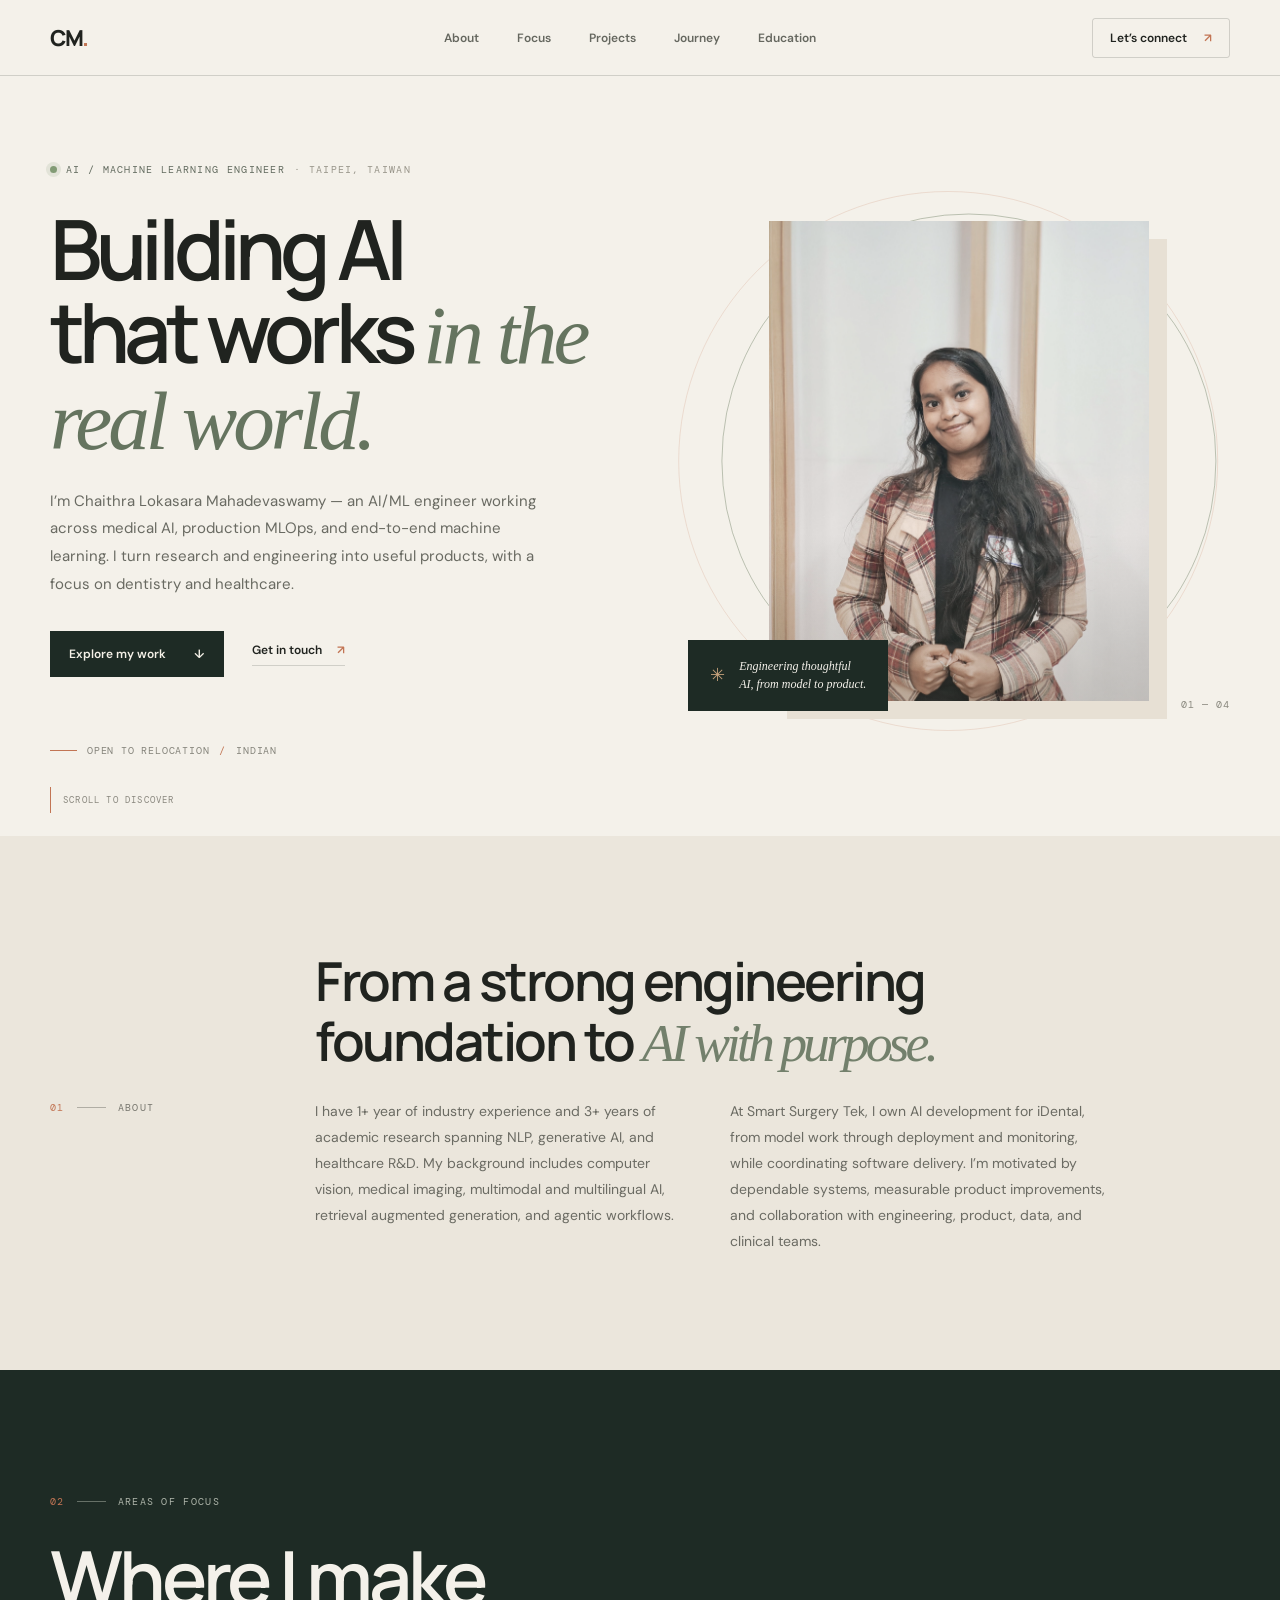
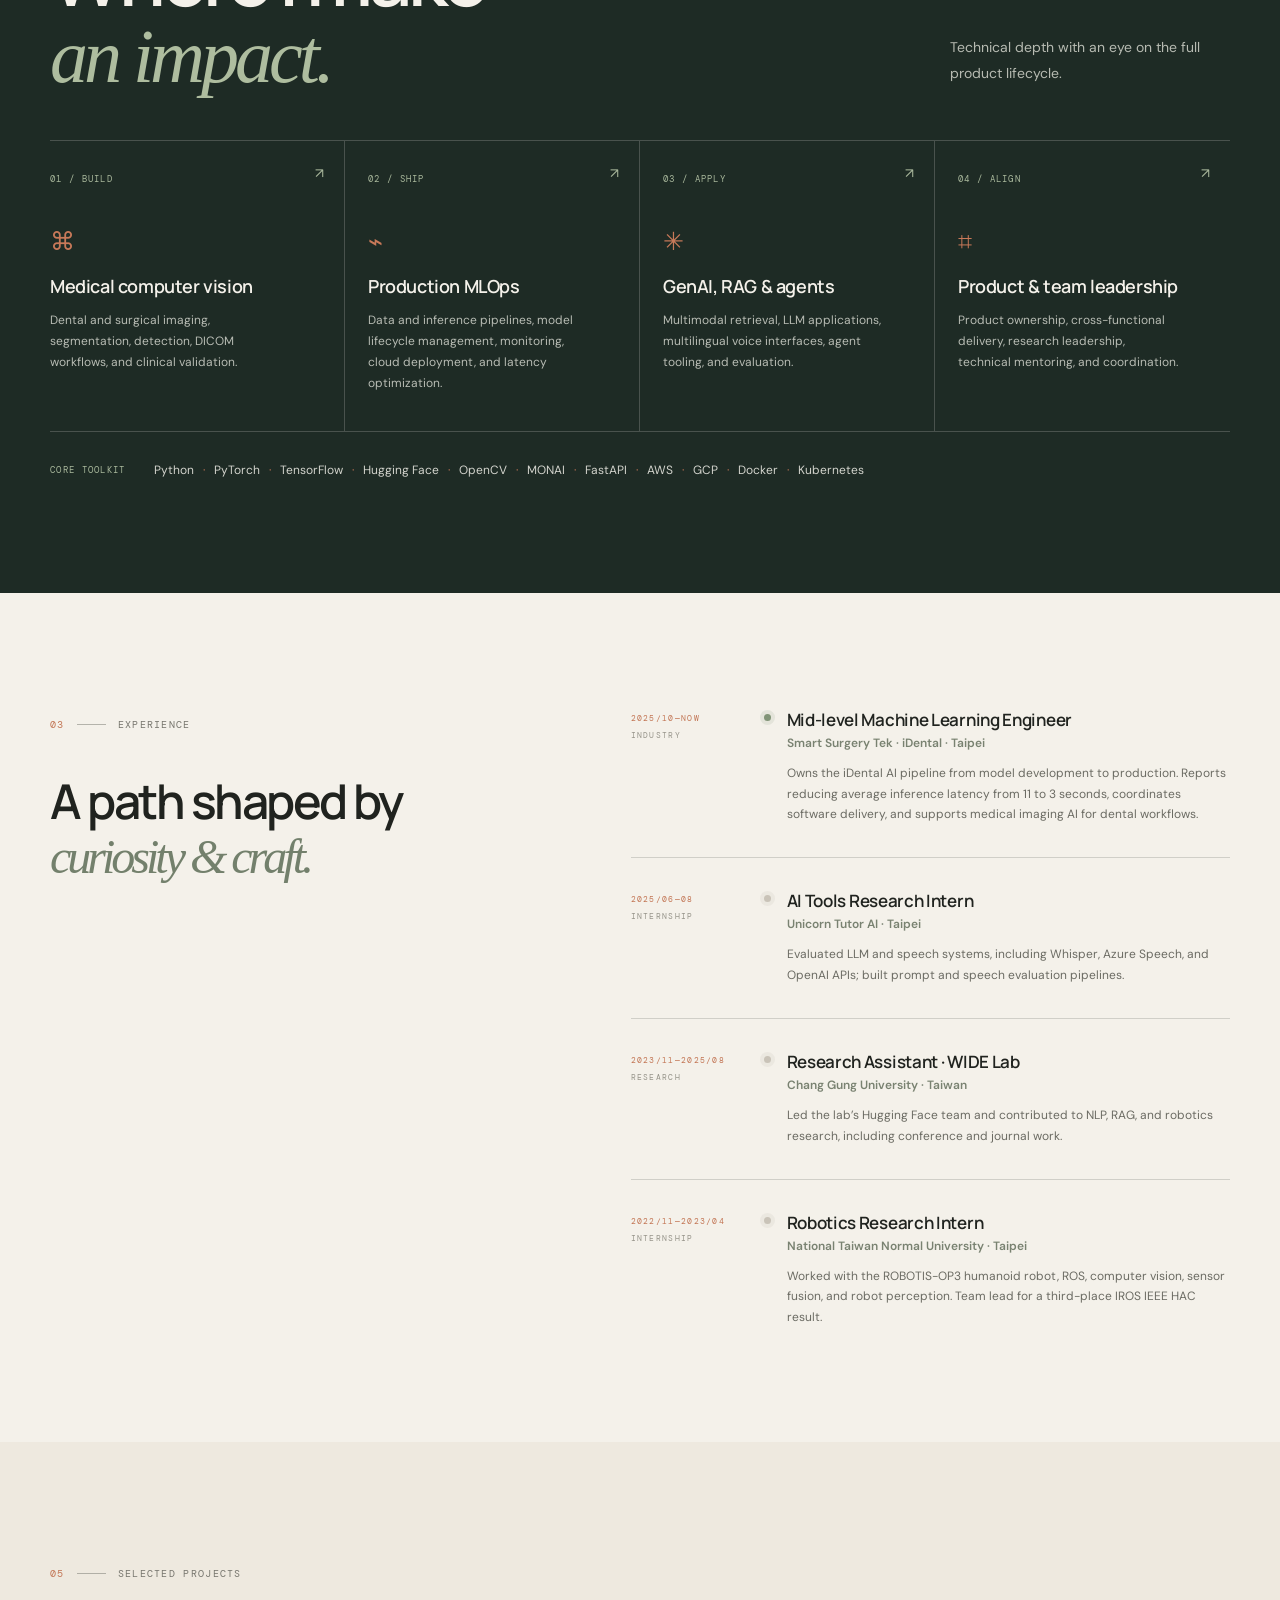
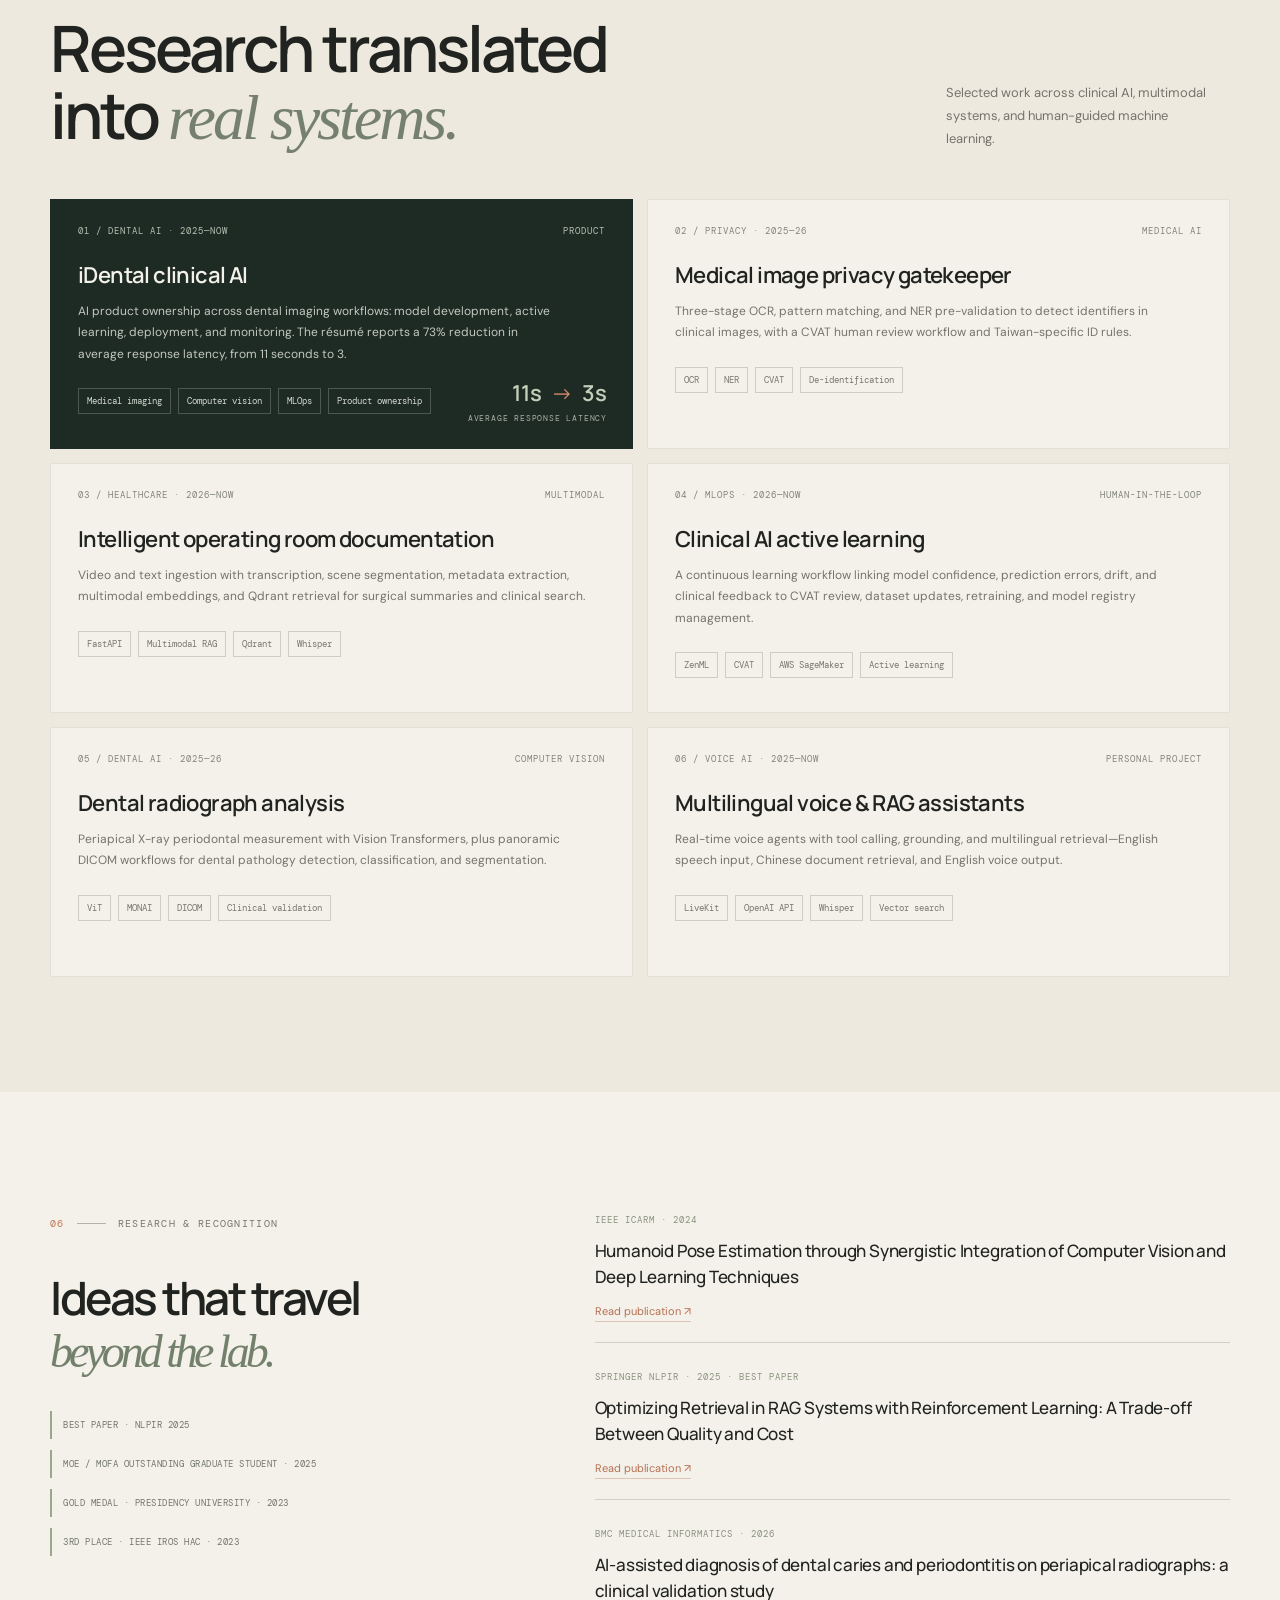
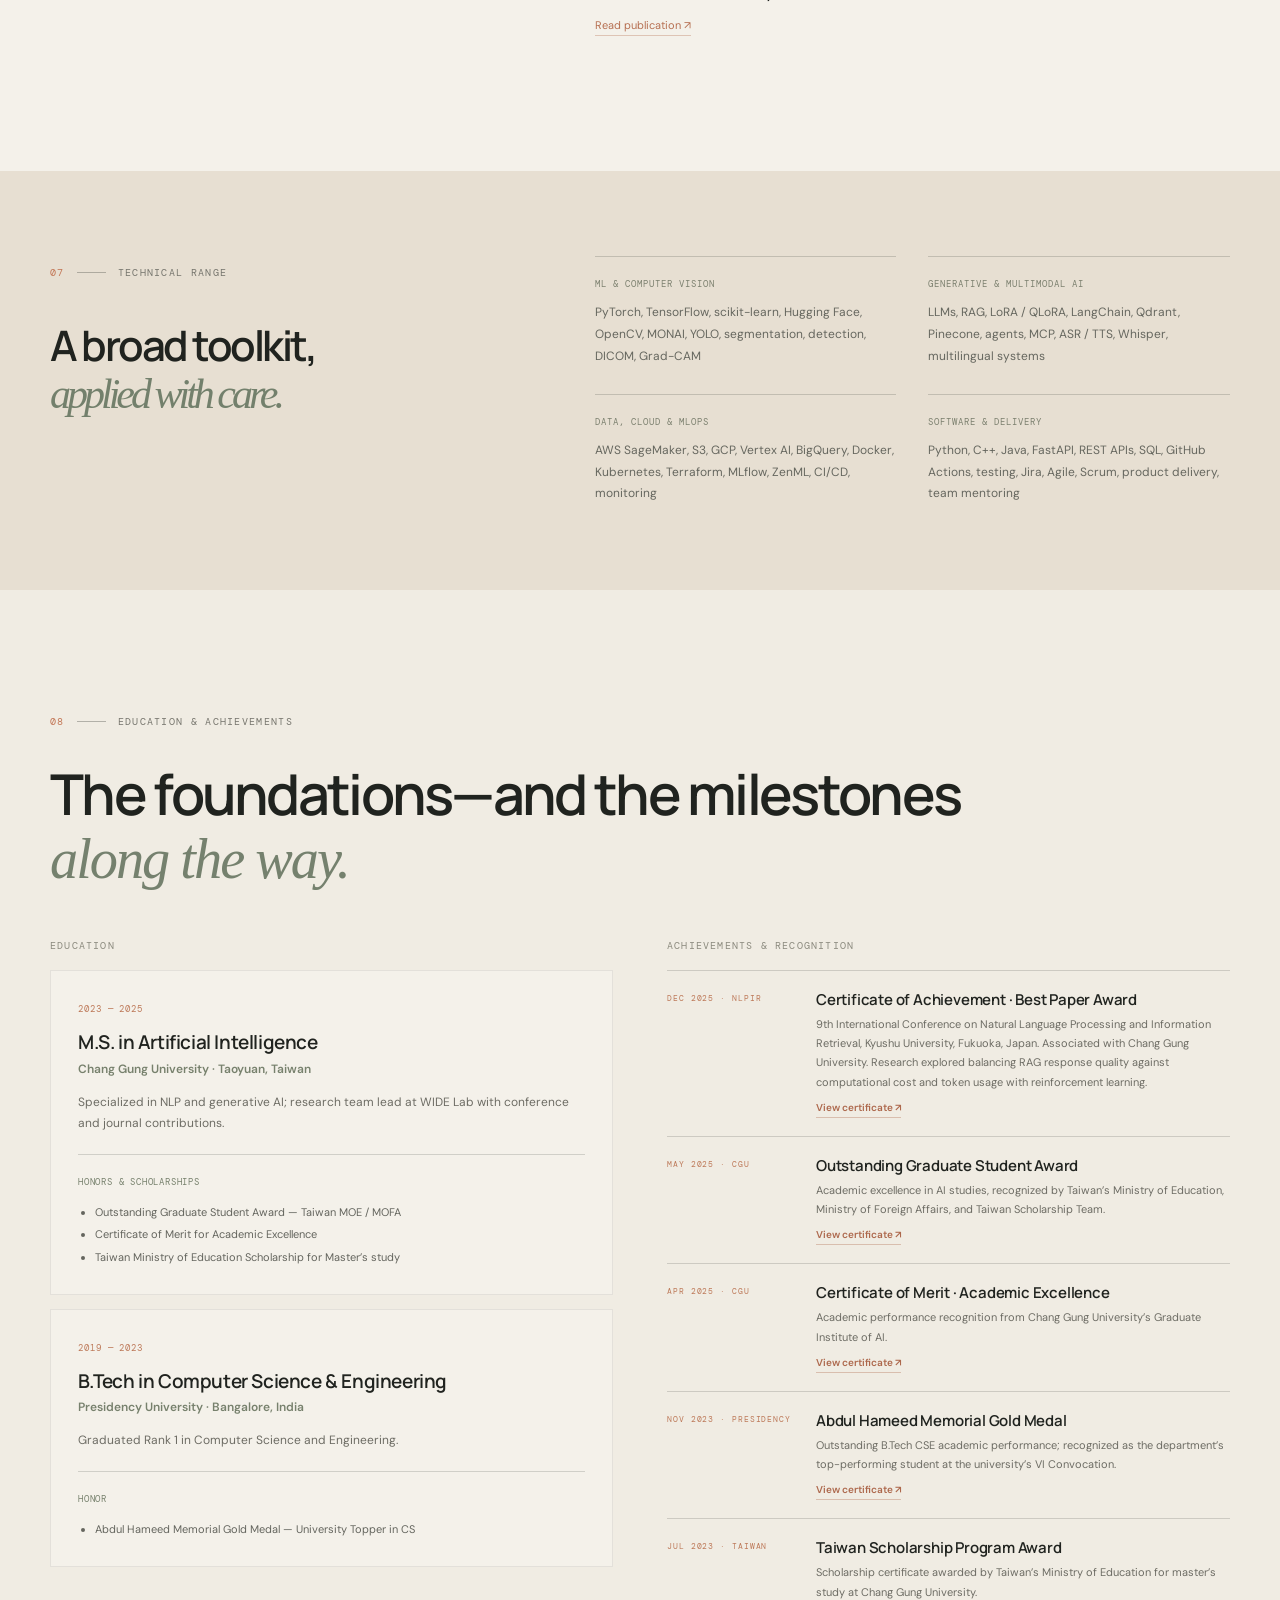
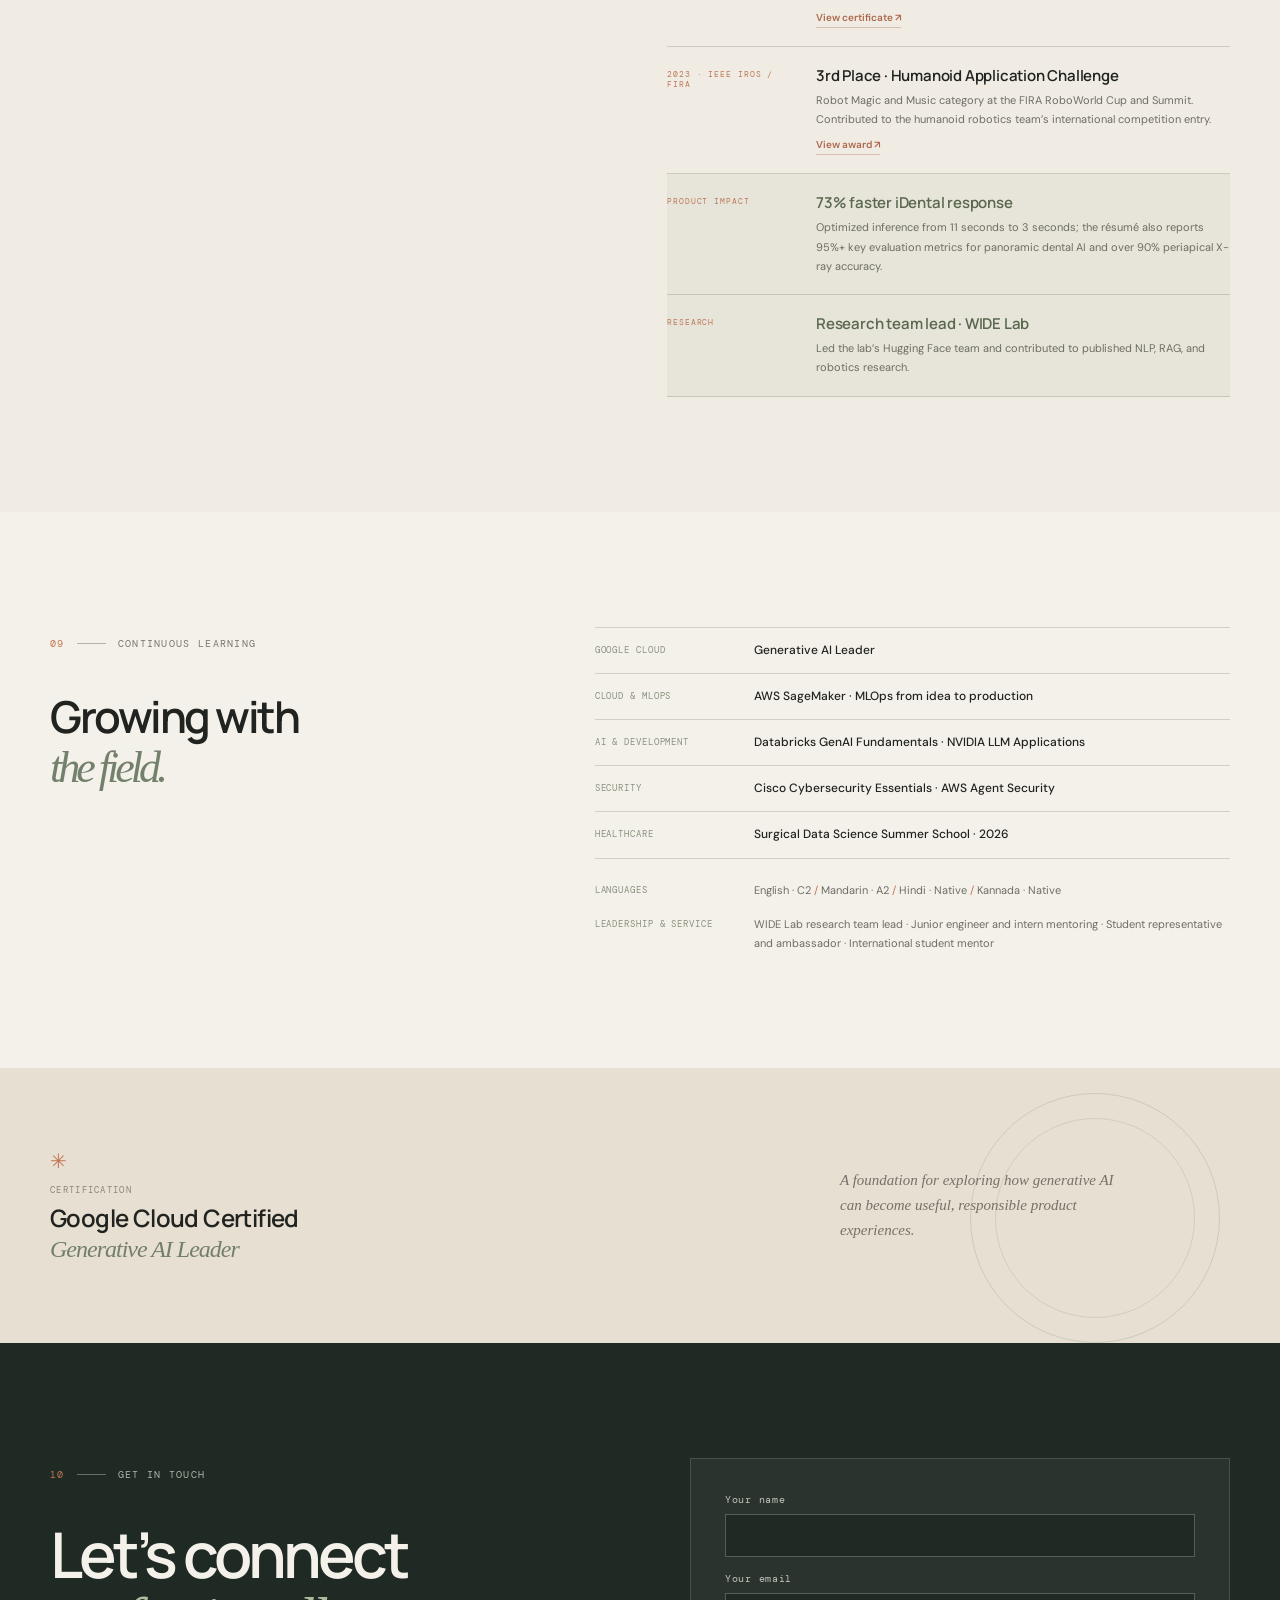
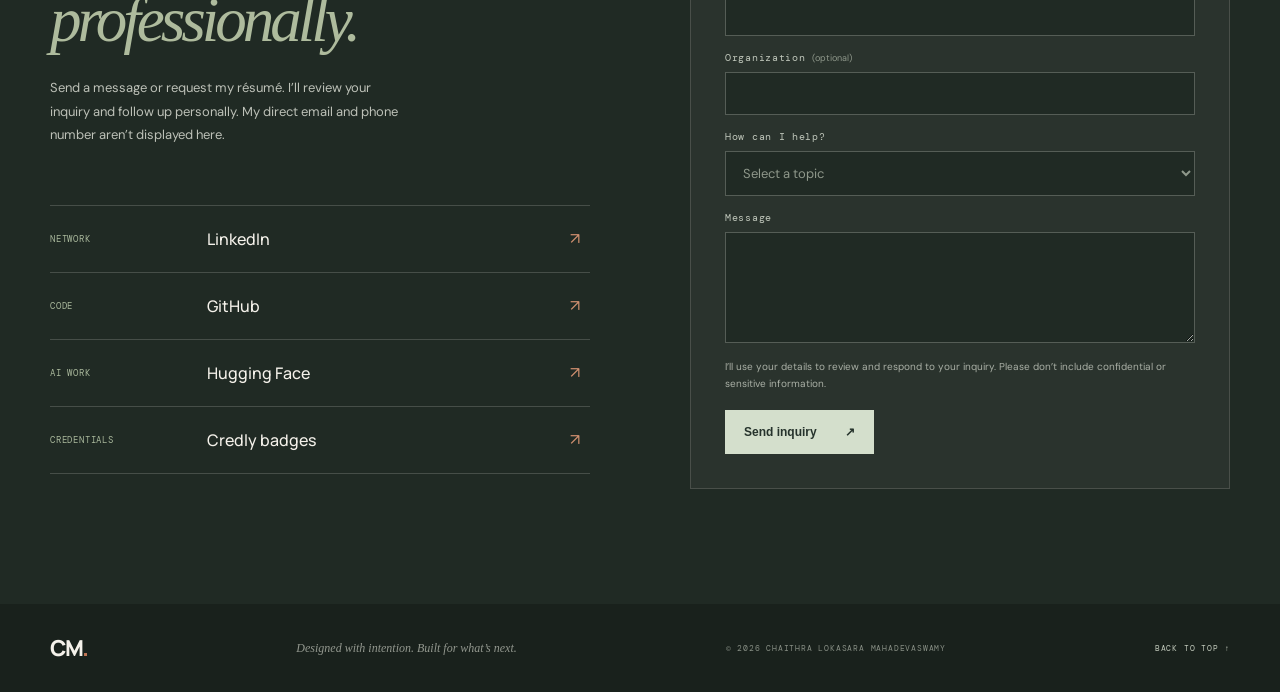
<file: index.html>
<!doctype html>
<html lang="en">
  <head>
    <meta charset="utf-8" />
    <meta name="viewport" content="width=device-width, initial-scale=1" />
    <meta name="theme-color" content="#f4f1ea" />
    <meta name="description" content="The portfolio of Chaithra Lokasara Mahadevaswamy — AI/ML engineer building production-ready machine learning systems and dental AI products." />
    <title>Chaithra Mahadevaswamy — AI/ML Engineer</title>
    <link rel="preconnect" href="https://fonts.googleapis.com" />
    <link rel="preconnect" href="https://fonts.gstatic.com" crossorigin />
    <link href="https://fonts.googleapis.com/css2?family=DM+Mono:wght@400;500&family=DM+Sans:wght@400;500;600;700&family=Manrope:wght@400;500;600;700;800&display=swap" rel="stylesheet" />
    <link rel="stylesheet" href="styles.css" />
    <link rel="stylesheet" href="details.css" />
    <link rel="stylesheet" href="credentials.css" />
    <link rel="stylesheet" href="education-achievements.css" />
    <script src="script.js" defer></script>
  </head>
  <body>
    <header class="topbar">
      <a class="wordmark" href="#top" aria-label="Chaithra, home">CM<span class="wordmark-dot">.</span></a>
      <nav aria-label="Main navigation">
        <a href="#about">About</a>
        <a href="#focus">Focus</a>
        <a href="#projects">Projects</a>
        <a href="#journey">Journey</a>
        <a href="#education">Education</a>
      </nav>
      <a class="nav-cta" href="#contact">Let’s connect <span aria-hidden="true">↗</span></a>
    </header>

    <main id="top">
      <section class="hero wrap">
        <div class="hero-copy">
          <p class="eyebrow"><span class="pulse"></span> AI / MACHINE LEARNING ENGINEER <span class="location">· TAIPEI, TAIWAN</span></p>
          <h1>Building AI<br />that works <em>in the real world.</em></h1>
          <p class="hero-lede">I’m Chaithra Lokasara Mahadevaswamy — an AI/ML engineer working across medical AI, production MLOps, and end-to-end machine learning. I turn research and engineering into useful products, with a focus on dentistry and healthcare.</p>
          <div class="hero-actions">
            <a class="button button-dark" href="#focus">Explore my work <span aria-hidden="true">↓</span></a>
            <a class="text-link" href="#contact">Get in touch <span aria-hidden="true">↗</span></a>
          </div>
          <div class="hero-footnote"><span class="line"></span> Open to relocation <span class="footnote-separator">/</span> Indian</div>
        </div>
        <div class="portrait-wrap">
          <div class="portrait-frame"><img src="assets/chaithra-mahadevaswamy.jpg" alt="Portrait of Chaithra Lokasara Mahadevaswamy" /></div>
          <div class="portrait-label"><span class="label-mark">✳</span><span>Engineering thoughtful<br />AI, from model to product.</span></div>
          <div class="portrait-index">01 — 04</div>
          <span class="orbit orbit-one"></span><span class="orbit orbit-two"></span>
        </div>
        <a class="scroll-cue" href="#about"><span></span> SCROLL TO DISCOVER</a>
      </section>

      <section class="intro section-pad" id="about">
        <div class="wrap intro-grid">
          <div class="section-kicker"><span>01</span><span class="kicker-rule"></span><span>ABOUT</span></div>
          <div class="intro-content">
            <h2>From a strong engineering foundation to <em>AI with purpose.</em></h2>
            <div class="intro-columns">
              <p>I have 1+ year of industry experience and 3+ years of academic research spanning NLP, generative AI, and healthcare R&D. My background includes computer vision, medical imaging, multimodal and multilingual AI, retrieval augmented generation, and agentic workflows.</p>
              <p>At Smart Surgery Tek, I own AI development for iDental, from model work through deployment and monitoring, while coordinating software delivery. I’m motivated by dependable systems, measurable product improvements, and collaboration with engineering, product, data, and clinical teams.</p>
            </div>
          </div>
        </div>
      </section>

      <section class="focus section-pad" id="focus">
        <div class="wrap">
          <div class="section-kicker light"><span>02</span><span class="kicker-rule"></span><span>AREAS OF FOCUS</span></div>
          <div class="focus-heading"><h2>Where I make<br /><em>an impact.</em></h2><p>Technical depth with an eye on the full product lifecycle.</p></div>
          <div class="focus-grid">
            <article class="focus-card"><span class="card-number">01 / BUILD</span><div class="card-icon">⌘</div><h3>Medical computer vision</h3><p>Dental and surgical imaging, segmentation, detection, DICOM workflows, and clinical validation.</p><span class="card-arrow">↗</span></article>
            <article class="focus-card"><span class="card-number">02 / SHIP</span><div class="card-icon">⌁</div><h3>Production MLOps</h3><p>Data and inference pipelines, model lifecycle management, monitoring, cloud deployment, and latency optimization.</p><span class="card-arrow">↗</span></article>
            <article class="focus-card"><span class="card-number">03 / APPLY</span><div class="card-icon">✳</div><h3>GenAI, RAG & agents</h3><p>Multimodal retrieval, LLM applications, multilingual voice interfaces, agent tooling, and evaluation.</p><span class="card-arrow">↗</span></article>
            <article class="focus-card"><span class="card-number">04 / ALIGN</span><div class="card-icon">⌗</div><h3>Product & team leadership</h3><p>Product ownership, cross-functional delivery, research leadership, technical mentoring, and coordination.</p><span class="card-arrow">↗</span></article>
          </div>
          <div class="skill-strip"><span>CORE TOOLKIT</span><div>Python <i>·</i> PyTorch <i>·</i> TensorFlow <i>·</i> Hugging Face <i>·</i> OpenCV <i>·</i> MONAI <i>·</i> FastAPI <i>·</i> AWS <i>·</i> GCP <i>·</i> Docker <i>·</i> Kubernetes</div></div>
        </div>
      </section>

      <section class="journey section-pad" id="journey">
        <div class="wrap journey-grid">
          <div>
            <div class="section-kicker"><span>03</span><span class="kicker-rule"></span><span>EXPERIENCE</span></div>
            <h2 class="journey-title">A path shaped by<br /><em>curiosity & craft.</em></h2>
          </div>
          <div class="timeline">
            <article class="timeline-item current"><div class="timeline-meta"><span>2025/10—NOW</span><span>INDUSTRY</span></div><div class="timeline-body"><div class="timeline-dot"></div><h3>Mid-level Machine Learning Engineer</h3><p class="timeline-org">Smart Surgery Tek · iDental · Taipei</p><p>Owns the iDental AI pipeline from model development to production. Reports reducing average inference latency from 11 to 3 seconds, coordinates software delivery, and supports medical imaging AI for dental workflows.</p></div></article>
            <article class="timeline-item"><div class="timeline-meta"><span>2025/06—08</span><span>INTERNSHIP</span></div><div class="timeline-body"><div class="timeline-dot"></div><h3>AI Tools Research Intern</h3><p class="timeline-org">Unicorn Tutor AI · Taipei</p><p>Evaluated LLM and speech systems, including Whisper, Azure Speech, and OpenAI APIs; built prompt and speech evaluation pipelines.</p></div></article>
            <article class="timeline-item"><div class="timeline-meta"><span>2023/11—2025/08</span><span>RESEARCH</span></div><div class="timeline-body"><div class="timeline-dot"></div><h3>Research Assistant · WIDE Lab</h3><p class="timeline-org">Chang Gung University · Taiwan</p><p>Led the lab’s Hugging Face team and contributed to NLP, RAG, and robotics research, including conference and journal work.</p></div></article>
            <article class="timeline-item"><div class="timeline-meta"><span>2022/11—2023/04</span><span>INTERNSHIP</span></div><div class="timeline-body"><div class="timeline-dot"></div><h3>Robotics Research Intern</h3><p class="timeline-org">National Taiwan Normal University · Taipei</p><p>Worked with the ROBOTIS-OP3 humanoid robot, ROS, computer vision, sensor fusion, and robot perception. Team lead for a third-place IROS IEEE HAC result.</p></div></article>
          </div>
        </div>
      </section>

      <section class="projects section-pad" id="projects"><div class="wrap"><div class="section-kicker"><span>05</span><span class="kicker-rule"></span><span>SELECTED PROJECTS</span></div><div class="project-heading"><h2>Research translated<br />into <em>real systems.</em></h2><p>Selected work across clinical AI, multimodal systems, and human-guided machine learning.</p></div><div class="project-grid">
        <article class="project-card project-feature"><div class="project-top"><span>01 / DENTAL AI · 2025—NOW</span><span>PRODUCT</span></div><h3>iDental clinical AI</h3><p>AI product ownership across dental imaging workflows: model development, active learning, deployment, and monitoring. The résumé reports a 73% reduction in average response latency, from 11 seconds to 3.</p><div class="project-tags"><span>Medical imaging</span><span>Computer vision</span><span>MLOps</span><span>Product ownership</span></div><div class="project-metric"><strong>11s <b>→</b> 3s</strong><span>AVERAGE RESPONSE LATENCY</span></div></article>
        <article class="project-card"><div class="project-top"><span>02 / PRIVACY · 2025—26</span><span>MEDICAL AI</span></div><h3>Medical image privacy gatekeeper</h3><p>Three-stage OCR, pattern matching, and NER pre-validation to detect identifiers in clinical images, with a CVAT human review workflow and Taiwan-specific ID rules.</p><div class="project-tags"><span>OCR</span><span>NER</span><span>CVAT</span><span>De-identification</span></div></article>
        <article class="project-card"><div class="project-top"><span>03 / HEALTHCARE · 2026—NOW</span><span>MULTIMODAL</span></div><h3>Intelligent operating room documentation</h3><p>Video and text ingestion with transcription, scene segmentation, metadata extraction, multimodal embeddings, and Qdrant retrieval for surgical summaries and clinical search.</p><div class="project-tags"><span>FastAPI</span><span>Multimodal RAG</span><span>Qdrant</span><span>Whisper</span></div></article>
        <article class="project-card"><div class="project-top"><span>04 / MLOPS · 2026—NOW</span><span>HUMAN-IN-THE-LOOP</span></div><h3>Clinical AI active learning</h3><p>A continuous learning workflow linking model confidence, prediction errors, drift, and clinical feedback to CVAT review, dataset updates, retraining, and model registry management.</p><div class="project-tags"><span>ZenML</span><span>CVAT</span><span>AWS SageMaker</span><span>Active learning</span></div></article>
        <article class="project-card"><div class="project-top"><span>05 / DENTAL AI · 2025—26</span><span>COMPUTER VISION</span></div><h3>Dental radiograph analysis</h3><p>Periapical X-ray periodontal measurement with Vision Transformers, plus panoramic DICOM workflows for dental pathology detection, classification, and segmentation.</p><div class="project-tags"><span>ViT</span><span>MONAI</span><span>DICOM</span><span>Clinical validation</span></div></article>
        <article class="project-card"><div class="project-top"><span>06 / VOICE AI · 2025—NOW</span><span>PERSONAL PROJECT</span></div><h3>Multilingual voice & RAG assistants</h3><p>Real-time voice agents with tool calling, grounding, and multilingual retrieval—English speech input, Chinese document retrieval, and English voice output.</p><div class="project-tags"><span>LiveKit</span><span>OpenAI API</span><span>Whisper</span><span>Vector search</span></div></article>
      </div></div></section>

      <section class="research section-pad"><div class="wrap research-grid"><div><div class="section-kicker"><span>06</span><span class="kicker-rule"></span><span>RESEARCH & RECOGNITION</span></div><h2 class="journey-title">Ideas that travel<br /><em>beyond the lab.</em></h2><div class="awards"><span>BEST PAPER · NLPIR 2025</span><span>MOE / MOFA OUTSTANDING GRADUATE STUDENT · 2025</span><span>GOLD MEDAL · PRESIDENCY UNIVERSITY · 2023</span><span>3RD PLACE · IEEE IROS HAC · 2023</span></div></div><div class="papers"><article><span>IEEE ICARM · 2024</span><h3>Humanoid Pose Estimation through Synergistic Integration of Computer Vision and Deep Learning Techniques</h3><a href="https://doi.org/10.1109/ICARM62033.2024.10715957" target="_blank" rel="noreferrer">Read publication ↗</a></article><article><span>SPRINGER NLPIR · 2025 · BEST PAPER</span><h3>Optimizing Retrieval in RAG Systems with Reinforcement Learning: A Trade-off Between Quality and Cost</h3><a href="https://doi.org/10.1007/978-3-032-20897-2_49" target="_blank" rel="noreferrer">Read publication ↗</a></article><article><span>BMC MEDICAL INFORMATICS · 2026</span><h3>AI-assisted diagnosis of dental caries and periodontitis on periapical radiographs: a clinical validation study</h3><a href="https://doi.org/10.1186/s12911-026-03831-4" target="_blank" rel="noreferrer">Read publication ↗</a></article></div></div></section>

      <section class="skills-band"><div class="wrap skills-layout"><div><div class="section-kicker"><span>07</span><span class="kicker-rule"></span><span>TECHNICAL RANGE</span></div><h2 class="journey-title">A broad toolkit,<br /><em>applied with care.</em></h2></div><div class="skill-groups"><div><b>ML & COMPUTER VISION</b><p>PyTorch, TensorFlow, scikit-learn, Hugging Face, OpenCV, MONAI, YOLO, segmentation, detection, DICOM, Grad-CAM</p></div><div><b>GENERATIVE & MULTIMODAL AI</b><p>LLMs, RAG, LoRA / QLoRA, LangChain, Qdrant, Pinecone, agents, MCP, ASR / TTS, Whisper, multilingual systems</p></div><div><b>DATA, CLOUD & MLOPS</b><p>AWS SageMaker, S3, GCP, Vertex AI, BigQuery, Docker, Kubernetes, Terraform, MLflow, ZenML, CI/CD, monitoring</p></div><div><b>SOFTWARE & DELIVERY</b><p>Python, C++, Java, FastAPI, REST APIs, SQL, GitHub Actions, testing, Jira, Agile, Scrum, product delivery, team mentoring</p></div></div></div></section>

      <section class="education-achievements section-pad" id="education"><div class="wrap"><div class="section-kicker"><span>08</span><span class="kicker-rule"></span><span>EDUCATION & ACHIEVEMENTS</span></div><h2 class="ea-heading">The foundations—and the milestones<br /><em>along the way.</em></h2><div class="ea-columns"><div class="education-column"><p class="ea-label">EDUCATION</p><article class="education-card"><span class="ea-date">2023 — 2025</span><h3>M.S. in Artificial Intelligence</h3><p class="ea-institution">Chang Gung University · Taoyuan, Taiwan</p><p>Specialized in NLP and generative AI; research team lead at WIDE Lab with conference and journal contributions.</p><div class="honors"><b>HONORS & SCHOLARSHIPS</b><ul><li>Outstanding Graduate Student Award — Taiwan MOE / MOFA</li><li>Certificate of Merit for Academic Excellence</li><li>Taiwan Ministry of Education Scholarship for Master’s study</li></ul></div></article><article class="education-card"><span class="ea-date">2019 — 2023</span><h3>B.Tech in Computer Science & Engineering</h3><p class="ea-institution">Presidency University · Bangalore, India</p><p>Graduated Rank 1 in Computer Science and Engineering.</p><div class="honors"><b>HONOR</b><ul><li>Abdul Hameed Memorial Gold Medal — University Topper in CS</li></ul></div></article></div><div class="achievements-column"><p class="ea-label">ACHIEVEMENTS & RECOGNITION</p><div class="achievement-list"><article><span>DEC 2025 · NLPIR</span><div><h3>Certificate of Achievement · Best Paper Award</h3><p>9th International Conference on Natural Language Processing and Information Retrieval, Kyushu University, Fukuoka, Japan. Associated with Chang Gung University. Research explored balancing RAG response quality against computational cost and token usage with reinforcement learning.</p><a class="certificate-link" href="https://www.linkedin.com/in/chaithra-lokasara-mahadevaswamy-5bb076214/overlay/Honor/578942276/treasury/?profileId=ACoAADYdYt8BBS6wE3RxHpFY2aQchg9G1ONrhcM" target="_blank" rel="noreferrer">View certificate ↗</a></div></article><article><span>MAY 2025 · CGU</span><div><h3>Outstanding Graduate Student Award</h3><p>Academic excellence in AI studies, recognized by Taiwan’s Ministry of Education, Ministry of Foreign Affairs, and Taiwan Scholarship Team.</p><a class="certificate-link" href="https://www.linkedin.com/in/chaithra-lokasara-mahadevaswamy-5bb076214/overlay/Honor/1068079625/treasury/?profileId=ACoAADYdYt8BBS6wE3RxHpFY2aQchg9G1ONrhcM" target="_blank" rel="noreferrer">View certificate ↗</a></div></article><article><span>APR 2025 · CGU</span><div><h3>Certificate of Merit · Academic Excellence</h3><p>Academic performance recognition from Chang Gung University’s Graduate Institute of AI.</p><a class="certificate-link" href="https://www.linkedin.com/in/chaithra-lokasara-mahadevaswamy-5bb076214/overlay/Honor/1068820483/treasury/?profileId=ACoAADYdYt8BBS6wE3RxHpFY2aQchg9G1ONrhcM" target="_blank" rel="noreferrer">View certificate ↗</a></div></article><article><span>NOV 2023 · PRESIDENCY</span><div><h3>Abdul Hameed Memorial Gold Medal</h3><p>Outstanding B.Tech CSE academic performance; recognized as the department’s top-performing student at the university’s VI Convocation.</p><a class="certificate-link" href="https://www.linkedin.com/in/chaithra-lokasara-mahadevaswamy-5bb076214/overlay/Honor/1068535556/treasury/?profileId=ACoAADYdYt8BBS6wE3RxHpFY2aQchg9G1ONrhcM" target="_blank" rel="noreferrer">View certificate ↗</a></div></article><article><span>JUL 2023 · TAIWAN</span><div><h3>Taiwan Scholarship Program Award</h3><p>Scholarship certificate awarded by Taiwan’s Ministry of Education for master’s study at Chang Gung University.</p><a class="certificate-link" href="https://www.linkedin.com/in/chaithra-lokasara-mahadevaswamy-5bb076214/overlay/Honor/1069061500/treasury/?profileId=ACoAADYdYt8BBS6wE3RxHpFY2aQchg9G1ONrhcM" target="_blank" rel="noreferrer">View certificate ↗</a></div></article><article><span>2023 · IEEE IROS / FIRA</span><div><h3>3rd Place · Humanoid Application Challenge</h3><p>Robot Magic and Music category at the FIRA RoboWorld Cup and Summit. Contributed to the humanoid robotics team’s international competition entry.</p><a class="certificate-link" href="https://www.linkedin.com/in/chaithra-lokasara-mahadevaswamy-5bb076214/overlay/Honor/801394258/treasury/?profileId=ACoAADYdYt8BBS6wE3RxHpFY2aQchg9G1ONrhcM" target="_blank" rel="noreferrer">View award ↗</a></div></article><article class="achievement-impact"><span>PRODUCT IMPACT</span><div><h3>73% faster iDental response</h3><p>Optimized inference from 11 seconds to 3 seconds; the résumé also reports 95%+ key evaluation metrics for panoramic dental AI and over 90% periapical X-ray accuracy.</p></div></article><article class="achievement-impact"><span>RESEARCH</span><div><h3>Research team lead · WIDE Lab</h3><p>Led the lab’s Hugging Face team and contributed to published NLP, RAG, and robotics research.</p></div></article></div></div></div></div></section>

      <section class="credentials section-pad"><div class="wrap credentials-grid"><div><div class="section-kicker"><span>09</span><span class="kicker-rule"></span><span>CONTINUOUS LEARNING</span></div><h2 class="journey-title">Growing with<br /><em>the field.</em></h2></div><div><div class="credential-list"><article><span>GOOGLE CLOUD</span><strong>Generative AI Leader</strong></article><article><span>CLOUD & MLOPS</span><strong>AWS SageMaker · MLOps from idea to production</strong></article><article><span>AI & DEVELOPMENT</span><strong>Databricks GenAI Fundamentals · NVIDIA LLM Applications</strong></article><article><span>SECURITY</span><strong>Cisco Cybersecurity Essentials · AWS Agent Security</strong></article><article><span>HEALTHCARE</span><strong>Surgical Data Science Summer School · 2026</strong></article></div><div class="language-row"><span>LANGUAGES</span><p>English · C2 <i> / </i> Mandarin · A2 <i> / </i> Hindi · Native <i> / </i> Kannada · Native</p></div><div class="leadership-note"><span>LEADERSHIP & SERVICE</span><p>WIDE Lab research team lead · Junior engineer and intern mentoring · Student representative and ambassador · International student mentor</p></div></div></div></section>

      <section class="credential-band"><div class="wrap credential-inner"><div><span class="credential-icon">✳</span><p class="credential-label">CERTIFICATION</p><h3>Google Cloud Certified<br /><em>Generative AI Leader</em></h3></div><div class="credential-note">A foundation for exploring how generative AI can become useful, responsible product experiences.</div><span class="credential-orbit"></span></div></section>

      <section class="contact section-pad" id="contact"><div class="wrap contact-grid"><div><div class="section-kicker light"><span>10</span><span class="kicker-rule"></span><span>GET IN TOUCH</span></div><h2>Let’s connect<br /><em>professionally.</em></h2><p class="contact-lede">Send a message or request my résumé. I’ll review your inquiry and follow up personally. My direct email and phone number aren’t displayed here.</p><nav class="profile-links" aria-label="Professional profiles"><a class="profile-link" href="https://www.linkedin.com/in/chaithra-lokasara-mahadevaswamy-5bb076214/" target="_blank" rel="noreferrer"><span>NETWORK</span><strong>LinkedIn</strong><i>↗</i></a><a class="profile-link" href="https://github.com/Chaithra-lm" target="_blank" rel="noreferrer"><span>CODE</span><strong>GitHub</strong><i>↗</i></a><a class="profile-link" href="https://huggingface.co/Chaithra26" target="_blank" rel="noreferrer"><span>AI WORK</span><strong>Hugging Face</strong><i>↗</i></a><a class="profile-link" href="https://www.credly.com/users/chaithralm/badges/credly" target="_blank" rel="noreferrer"><span>CREDENTIALS</span><strong>Credly badges</strong><i>↗</i></a></nav></div><form class="contact-form" name="recruiter-contact" method="POST" action="/thank-you.html" data-netlify="true" netlify-honeypot="bot-field"><input type="hidden" name="form-name" value="recruiter-contact" /><p class="bot-field" hidden><label>Leave this field empty: <input name="bot-field" /></label></p><label for="sender-name">Your name</label><input id="sender-name" name="name" type="text" autocomplete="name" maxlength="100" required /><label for="sender-email">Your email</label><input id="sender-email" name="email" type="email" autocomplete="email" maxlength="254" required /><label for="sender-organization">Organization <span>(optional)</span></label><input id="sender-organization" name="organization" type="text" autocomplete="organization" maxlength="120" /><label for="inquiry-type">How can I help?</label><select id="inquiry-type" name="inquiry-type" required><option value="" selected disabled>Select a topic</option><option>Professional inquiry</option><option>Résumé request</option><option>Other</option></select><label for="sender-message">Message</label><textarea id="sender-message" name="message" rows="4" maxlength="2000" required></textarea><p class="form-privacy">I’ll use your details to review and respond to your inquiry. Please don’t include confidential or sensitive information.</p><button class="button button-light" type="submit">Send inquiry <span aria-hidden="true">↗</span></button></form></div></section>
    </main>
    <footer class="footer"><div class="wrap footer-inner"><a class="wordmark" href="#top">CM<span class="wordmark-dot">.</span></a><p>Designed with intention. Built for what’s next.</p><span>© <span id="year"></span> CHAITHRA LOKASARA MAHADEVASWAMY</span><a class="back-top" href="#top">BACK TO TOP ↑</a></div></footer>
  </body>
</html>
</file>
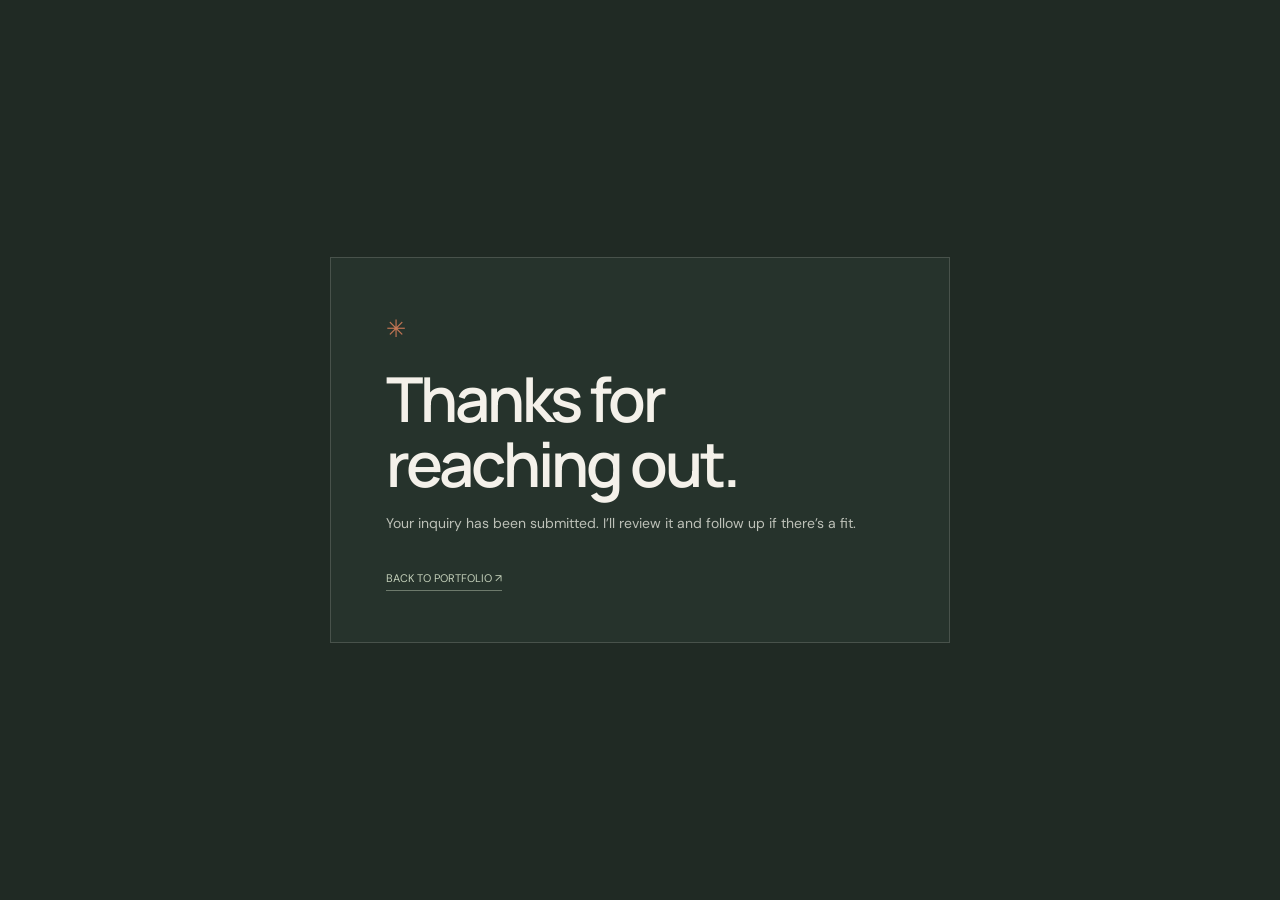
<file: thank-you.html>
<!doctype html>
<html lang="en">
  <head>
    <meta charset="utf-8" />
    <meta name="viewport" content="width=device-width, initial-scale=1" />
    <meta name="robots" content="noindex" />
    <meta name="theme-color" content="#202a24" />
    <title>Thank you — Chaithra Mahadevaswamy</title>
    <link rel="preconnect" href="https://fonts.googleapis.com" />
    <link rel="preconnect" href="https://fonts.gstatic.com" crossorigin />
    <link href="https://fonts.googleapis.com/css2?family=DM+Sans:wght@400;500;600;700&family=Manrope:wght@400;500;600;700;800&display=swap" rel="stylesheet" />
    <link rel="stylesheet" href="styles.css" />
    <style>body{min-height:100vh;display:grid;place-items:center;background:#202a24;color:#f4f1ea}.thanks{width:min(620px,calc(100% - 40px));padding:55px;background:#26332c;border:1px solid rgba(244,241,234,.16)}.thanks-mark{color:#c27554;font-size:24px}.thanks h1{font:600 clamp(38px,7vw,62px)/1.05 'Manrope',sans-serif;letter-spacing:-3px;margin:22px 0 15px}.thanks p{font:14px/1.8 'DM Sans',sans-serif;color:#bdc1b8;margin-bottom:30px}.thanks a{color:#c4d0ba;font:11px 'DM Sans',sans-serif;border-bottom:1px solid rgba(196,208,186,.45);padding-bottom:5px}</style>
  </head>
  <body><main class="thanks"><span class="thanks-mark" aria-hidden="true">✳</span><h1>Thanks for reaching out.</h1><p>Your inquiry has been submitted. I’ll review it and follow up if there’s a fit.</p><a href="/">BACK TO PORTFOLIO ↗</a></main></body>
</html>
</file>
<file: styles.css>
:root{--paper:#f4f1ea;--paper-deep:#ebe6dc;--ink:#20231f;--muted:#706f67;--green:#a9b89c;--forest:#1e2b25;--orange:#c27554;--line:rgba(32,35,31,.17);--serif:Georgia,'Times New Roman',serif;--sans:'DM Sans',sans-serif;--display:'Manrope',sans-serif;--mono:'DM Mono',monospace}*{box-sizing:border-box}html{scroll-behavior:smooth;scroll-padding-top:86px}body{margin:0;background:var(--paper);color:var(--ink);font-family:var(--sans);-webkit-font-smoothing:antialiased}a{color:inherit;text-decoration:none}.wrap{width:min(1180px,calc(100% - 96px));margin-inline:auto}.topbar{height:76px;display:flex;align-items:center;justify-content:space-between;padding:0 max(48px,calc((100vw - 1180px)/2));border-bottom:1px solid var(--line);position:relative;z-index:4}.wordmark{font:800 22px var(--display);letter-spacing:-1.5px}.wordmark-dot{color:var(--orange)}.topbar nav{display:flex;gap:38px;margin-left:80px}.topbar nav a,.nav-cta{font-size:12px;font-weight:600}.topbar nav a{color:#65675f;transition:color .2s}.topbar nav a:hover{color:var(--orange)}.nav-cta{padding:11px 17px;border:1px solid var(--line);border-radius:3px}.nav-cta span{margin-left:14px;color:var(--orange)}.hero{min-height:690px;height:min(760px,calc(100svh - 76px));display:grid;grid-template-columns:1.08fr .92fr;align-items:center;position:relative;padding-top:10px}.hero-copy{padding:8px 0 20px;position:relative;z-index:2}.eyebrow,.section-kicker,.card-number,.timeline-meta,.skill-strip>span,.credential-label,.contact-link>span,.footer-inner>span,.back-top{font:10px var(--mono);letter-spacing:1.3px}.eyebrow{display:flex;align-items:center;gap:9px;color:#626b5f}.pulse{height:7px;width:7px;border-radius:50%;background:#829b75;box-shadow:0 0 0 4px rgba(130,155,117,.16)}.location{color:#98958a}.hero h1{font:600 clamp(55px,6.5vw,88px)/.99 var(--display);letter-spacing:-5.8px;margin:31px 0 25px;max-width:670px}.hero h1 em,.intro h2 em,.focus-heading h2 em,.journey-title em,.contact h2 em,.credential-inner h3 em{font:italic 400 1em/.98 var(--serif);letter-spacing:-4px}.hero h1 em{color:#65745f}.hero-lede{font-size:15px;line-height:1.85;color:#696a62;max-width:490px}.hero-actions{display:flex;align-items:center;gap:28px;margin-top:32px}.button{display:inline-flex;align-items:center;gap:28px;padding:15px 19px;font-size:12px;font-weight:600}.button-dark{background:var(--forest);color:#f5f1e8;transition:background .2s,transform .2s}.button-dark:hover{background:#3c5146;transform:translateY(-2px)}.text-link{font-size:12px;font-weight:600;border-bottom:1px solid var(--line);padding-bottom:7px}.text-link span{color:var(--orange);padding-left:12px}.hero-footnote{display:flex;align-items:center;gap:10px;margin-top:67px;font:10px var(--mono);letter-spacing:.8px;color:#85847b;text-transform:uppercase}.line{width:27px;height:1px;background:var(--orange)}.footnote-separator{color:#c27554}.portrait-wrap{height:550px;position:relative;display:flex;align-items:center;justify-content:center}.portrait-frame{height:480px;width:min(380px,78%);overflow:hidden;position:relative;z-index:1;background:#e0d6c5;box-shadow:18px 18px 0 #e7e0d4}.portrait-frame:after{content:'';position:absolute;inset:0;background:linear-gradient(180deg,transparent 65%,rgba(24,31,25,.16))}.portrait-frame img{width:100%;height:100%;object-fit:cover;object-position:50% 37%;filter:saturate(.8)}.portrait-label{position:absolute;z-index:2;bottom:25px;left:1px;background:var(--forest);color:#f4f1ea;display:flex;align-items:center;gap:14px;padding:17px 22px;font:12px/1.55 var(--serif);font-style:italic}.label-mark{font:18px var(--sans);color:#c7a27c}.portrait-index{position:absolute;right:0;bottom:25px;color:#8a897f;font:10px var(--mono);letter-spacing:1px}.orbit{position:absolute;border:1px solid rgba(124,139,114,.48);border-radius:50%;width:495px;height:495px;left:50%;top:50%;transform:translate(-48%,-50%)}.orbit-two{width:540px;height:540px;border-color:rgba(194,117,84,.18);transform:translate(-52%,-50%)}.scroll-cue{position:absolute;bottom:23px;left:0;display:flex;align-items:center;gap:12px;font:9px var(--mono);letter-spacing:1.2px;color:#89877e}.scroll-cue span{height:26px;width:1px;background:var(--orange)}.section-pad{padding:115px 0}.intro{background:var(--paper-deep)}.intro-grid{display:grid;grid-template-columns:240px 1fr;gap:25px}.section-kicker{display:flex;align-items:center;gap:12px;color:#77766e;padding-top:10px}.section-kicker>span:first-child{color:var(--orange)}.kicker-rule{width:29px;height:1px;background:currentColor;opacity:.5}.intro-content{max-width:850px}.intro h2,.journey-title{font:600 clamp(38px,4.2vw,57px)/1.12 var(--display);letter-spacing:-2.5px;margin:0 0 28px}.intro h2 em,.journey-title em{color:#73806c}.intro-columns{display:grid;grid-template-columns:1fr 1fr;gap:40px;max-width:790px}.intro-columns p,.focus-heading>p,.timeline-body>p:not(.timeline-org){font-size:14px;line-height:1.85;color:#6b6b63;margin:0}.focus{background:var(--forest);color:var(--paper)}.light{color:#aeb5aa}.focus-heading{display:flex;justify-content:space-between;align-items:end;margin:31px 0 47px}.focus-heading h2,.contact h2{font:600 clamp(48px,6vw,76px)/1 var(--display);letter-spacing:-4px;margin:0}.focus-heading h2 em{color:#aebd9f}.focus-heading>p{max-width:250px;color:#b7bbb2;margin:0 30px 6px 20px}.focus-grid{display:grid;grid-template-columns:repeat(4,1fr);border-top:1px solid rgba(244,241,234,.2);border-bottom:1px solid rgba(244,241,234,.2)}.focus-card{position:relative;min-height:290px;padding:25px 23px 30px 0;border-right:1px solid rgba(244,241,234,.2);transition:background .25s,padding .25s}.focus-card:not(:first-child){padding-left:23px}.focus-card:last-child{border:0}.focus-card:hover{background:rgba(255,255,255,.035)}.card-number{color:#a9b89c;font-size:9px}.card-icon{margin-top:38px;color:#c87959;font-size:25px}.focus-card h3{font:600 18px/1.25 var(--display);letter-spacing:-.4px;margin:17px 0 12px}.focus-card p{font-size:12px;line-height:1.75;color:#b8bcb4;margin:0;max-width:220px}.card-arrow{position:absolute;right:20px;top:23px;color:#a9b89c;font-size:14px}.skill-strip{display:flex;align-items:center;gap:28px;margin-top:30px}.skill-strip>span{font-size:9px;color:#a9b89c;white-space:nowrap}.skill-strip>div{font-size:12px;color:#d3d4cd}.skill-strip i{color:#c87959;font-style:normal;margin:0 6px}.journey{background:var(--paper)}.journey-grid{display:grid;grid-template-columns:.9fr 1.1fr;gap:90px}.journey-title{margin-top:43px;font-size:48px}.timeline-item{display:grid;grid-template-columns:115px 1fr;gap:18px;padding:0 0 33px;margin-bottom:31px;border-bottom:1px solid var(--line)}.timeline-item:last-child{margin:0;border:0;padding-bottom:0}.timeline-meta{display:flex;flex-direction:column;gap:7px;color:#96948a;font-size:8px;padding-top:5px}.timeline-meta span:first-child{color:#c27554}.timeline-body{position:relative;padding-left:23px}.timeline-dot{position:absolute;width:7px;height:7px;border-radius:50%;background:#819477;left:0;top:6px;box-shadow:0 0 0 4px rgba(129,148,119,.14)}.timeline-item:not(.current) .timeline-dot{background:#c9c3b8;box-shadow:0 0 0 4px rgba(201,195,184,.2)}.timeline-body h3{font:600 17px var(--display);letter-spacing:-.3px;margin:0 0 4px}.timeline-org{font-size:12px;font-weight:600;color:#798271;margin:0 0 12px}.timeline-body>p:not(.timeline-org){font-size:12px;line-height:1.7;max-width:440px}.credential-band{background:#e7dfd2;padding:50px 0;overflow:hidden}.credential-inner{min-height:175px;display:flex;align-items:center;justify-content:space-between;position:relative}.credential-inner>div:first-child{position:relative;z-index:1}.credential-icon{color:var(--orange);font-size:20px}.credential-label{color:#8a877c;font-size:9px;margin:10px 0 7px}.credential-inner h3{font:600 24px/1.25 var(--display);letter-spacing:-.6px;margin:0}.credential-inner h3 em{color:#737f6b;letter-spacing:-1px}.credential-note{max-width:290px;color:#747269;font:italic 15px/1.65 var(--serif);margin-right:100px}.credential-orbit{width:250px;height:250px;border:1px solid rgba(126,144,115,.25);border-radius:50%;position:absolute;right:10px;top:-25px}.credential-orbit:after{content:'';position:absolute;inset:24px;border:1px solid rgba(126,144,115,.22);border-radius:50%}.contact{background:#202a24;color:#f4f1ea}.contact-grid{display:grid;grid-template-columns:1fr 1fr;gap:100px}.contact h2{margin-top:42px;font-size:63px}.contact h2 em{color:#aebb9d}.contact-lede{max-width:360px;color:#bdc1b8;font-size:13px;line-height:1.8;margin-top:25px}.contact-links{padding-top:53px}.contact-link{display:grid;grid-template-columns:105px 1fr 20px;align-items:center;gap:10px;padding:19px 0;border-bottom:1px solid rgba(244,241,234,.19);transition:padding .2s}.contact-link:hover{padding-left:7px}.contact-link>span{color:#a9b89c;font-size:9px}.contact-link strong{font-size:13px;font-weight:500}.contact-link i{font-style:normal;color:#d19070}.footer{background:#19211c;color:#aeb2aa}.footer-inner{height:88px;display:flex;align-items:center;justify-content:space-between}.footer-inner .wordmark{color:#f4f1ea}.footer-inner p{font:italic 12px var(--serif);color:#92978e}.footer-inner>span,.back-top{font-size:8px;letter-spacing:.8px;color:#878e84}.back-top{color:#c1c9bb}.reveal{opacity:0;transform:translateY(18px);transition:opacity .65s ease,transform .65s ease}.reveal.visible{opacity:1;transform:translateY(0)}
@media(max-width:900px){.wrap{width:calc(100% - 56px)}.topbar{padding-inline:28px}.topbar nav{margin-left:0;gap:22px}.hero{grid-template-columns:1fr .78fr;min-height:620px}.hero h1{font-size:65px}.portrait-wrap{height:470px}.portrait-frame{height:390px;width:84%}.orbit{width:390px;height:390px}.orbit-two{width:425px;height:425px}.intro-grid{grid-template-columns:155px 1fr}.focus-grid{grid-template-columns:repeat(2,1fr)}.focus-card{min-height:260px;padding:22px!important;border-bottom:1px solid rgba(244,241,234,.2)}.focus-card:nth-child(2){border-right:0}.focus-card:nth-child(3),.focus-card:nth-child(4){border-bottom:0}.skill-strip{align-items:flex-start;flex-direction:column;gap:12px}.journey-grid{gap:40px}.contact-grid{gap:45px}.contact h2{font-size:52px}.credential-note{margin-right:75px}}
@media(max-width:620px){html{scroll-padding-top:65px}.wrap{width:calc(100% - 40px)}.topbar{height:64px;padding-inline:20px}.topbar nav{display:none}.nav-cta{font-size:10px;padding:9px 11px}.hero{height:auto;min-height:0;display:flex;flex-direction:column;align-items:stretch;padding-top:56px;padding-bottom:76px}.eyebrow{font-size:8px;letter-spacing:.8px;flex-wrap:wrap}.hero h1{font-size:clamp(52px,13vw,72px);letter-spacing:-4px;margin-top:25px}.hero h1 em{letter-spacing:-3px}.hero-lede{font-size:13px;max-width:440px}.hero-footnote{margin-top:34px;font-size:9px}.portrait-wrap{height:400px;margin:34px 0 0}.portrait-frame{height:350px;width:min(78%,330px)}.portrait-label{left:0;bottom:4px;padding:13px 15px;font-size:11px}.portrait-index{bottom:5px;right:0}.orbit{width:340px;height:340px}.orbit-two{width:370px;height:370px}.scroll-cue{bottom:16px}.section-pad{padding:78px 0}.intro-grid,.journey-grid,.contact-grid{grid-template-columns:1fr;gap:32px}.section-kicker{font-size:9px}.intro h2{font-size:39px;letter-spacing:-2px}.intro-columns{grid-template-columns:1fr;gap:14px}.intro-columns p{font-size:13px}.focus-heading{display:block;margin:29px 0 31px}.focus-heading h2,.contact h2{font-size:57px;letter-spacing:-3px}.focus-heading>p{margin:18px 0 0;font-size:13px}.focus-grid{grid-template-columns:1fr 1fr}.focus-card{min-height:250px;padding:18px 12px!important}.focus-card:nth-child(odd){border-right:1px solid rgba(244,241,234,.2)}.focus-card:nth-child(even){border-right:0}.focus-card h3{font-size:15px}.focus-card p{font-size:11px}.card-icon{margin-top:31px}.skill-strip>div{font-size:11px;line-height:1.9}.journey-title{font-size:41px;margin:0}.timeline-item{grid-template-columns:82px 1fr;gap:10px}.timeline-meta{font-size:7px}.timeline-body h3{font-size:15px}.timeline-body>p:not(.timeline-org){font-size:11px}.credential-band{padding:38px 0}.credential-inner{align-items:flex-start;flex-direction:column;gap:18px}.credential-inner h3{font-size:21px}.credential-note{margin:0;max-width:290px;font-size:14px}.credential-orbit{right:-85px;top:0}.contact-grid{gap:22px}.contact h2{margin-top:31px}.contact-lede{font-size:12px}.contact-links{padding-top:8px}.contact-link{grid-template-columns:86px 1fr 16px;gap:7px;padding:16px 0}.contact-link strong{font-size:11px;overflow-wrap:anywhere}.contact-link>span{font-size:8px}.footer-inner{height:auto;min-height:100px;display:grid;grid-template-columns:1fr auto;gap:8px;padding-block:18px}.footer-inner p{grid-column:1;grid-row:2;margin:0}.footer-inner>span{grid-column:1;grid-row:3;font-size:7px}.back-top{grid-column:2;grid-row:1/4;align-self:center}.reveal{transform:translateY(12px)}}
@media(prefers-reduced-motion:reduce){html{scroll-behavior:auto}*,*:before,*:after{transition-duration:.01ms!important;animation-duration:.01ms!important}.reveal{opacity:1;transform:none}}
</file>
<file: details.css>
.projects{background:#eee9df}.project-heading{display:flex;align-items:end;justify-content:space-between;margin:34px 0 44px}.project-heading h2{font:600 clamp(42px,5vw,65px)/1.05 var(--display);letter-spacing:-3px;margin:0}.project-heading h2 em{font:italic 400 1em var(--serif);color:#75816e;letter-spacing:-3px}.project-heading>p{max-width:260px;color:#74736b;font-size:13px;line-height:1.75;margin:0 24px 5px}.project-grid{display:grid;grid-template-columns:repeat(2,1fr);gap:14px}.project-card{padding:25px 27px 27px;background:var(--paper);min-height:250px;position:relative;border:1px solid rgba(32,35,31,.08)}.project-feature{background:var(--forest);color:var(--paper)}.project-top{display:flex;justify-content:space-between;gap:10px;font:9px var(--mono);letter-spacing:1px;color:#828579}.project-feature .project-top{color:#b6c0b2}.project-card h3{font:600 22px/1.2 var(--display);letter-spacing:-.6px;margin:25px 0 12px}.project-card>p{font-size:12px;line-height:1.8;color:#74746b;max-width:510px;margin:0}.project-feature>p{color:#c3c8bf;max-width:480px}.project-tags{display:flex;flex-wrap:wrap;gap:7px;margin-top:23px}.project-tags span{font:9px var(--mono);color:#78786f;border:1px solid rgba(32,35,31,.18);padding:6px 8px}.project-feature .project-tags span{color:#d4d8d1;border-color:rgba(244,241,234,.22)}.project-metric{position:absolute;right:25px;bottom:25px;display:flex;flex-direction:column;align-items:flex-end}.project-metric strong{font:600 22px var(--display);color:#c3cfb9}.project-metric strong b{font-weight:400;color:#d38b6c;padding:0 5px}.project-metric span{font:8px var(--mono);color:#aab0a6;letter-spacing:.8px;margin-top:5px}.research{background:var(--paper)}.research-grid{display:grid;grid-template-columns:.85fr 1.15fr;gap:75px}.research .journey-title{font-size:46px;margin:42px 0 36px}.awards{display:flex;flex-direction:column;gap:11px}.awards span{font:9px var(--mono);letter-spacing:.5px;color:#73766c;border-left:2px solid #9aa78c;padding:8px 0 8px 11px}.papers article{padding:0 0 22px;margin:0 0 21px;border-bottom:1px solid var(--line)}.papers article:last-child{margin:0;border:0}.papers article>span,.skill-groups b{font:9px var(--mono);letter-spacing:1px;color:#89927e}.papers h3{font:500 17px/1.5 var(--display);letter-spacing:-.2px;margin:10px 0}.papers a{font-size:11px;color:#b66f51;border-bottom:1px solid rgba(182,111,81,.35);padding-bottom:3px}.skills-band{background:#e7dfd2;padding:85px 0}.skills-layout{display:grid;grid-template-columns:.85fr 1.15fr;gap:75px}.skills-layout .journey-title{font-size:42px;margin:43px 0 0}.skill-groups{display:grid;grid-template-columns:1fr 1fr;gap:27px 32px}.skill-groups>div{border-top:1px solid rgba(32,35,31,.18);padding-top:14px}.skill-groups b{color:#7c806f}.skill-groups p{font-size:12px;line-height:1.8;color:#66675f;margin:10px 0 0}
@media(max-width:900px){.research-grid,.skills-layout{gap:40px}.project-metric{position:static;align-items:flex-start;margin-top:20px}.project-card{min-height:280px}}
@media(max-width:620px){.project-heading{display:block;margin:29px 0 30px}.project-heading h2{font-size:43px;letter-spacing:-2px}.project-heading h2 em{letter-spacing:-2px}.project-heading>p{margin:15px 0 0;font-size:12px}.project-grid{grid-template-columns:1fr;gap:10px}.project-card{min-height:0;padding:21px 19px}.project-card h3{font-size:19px;margin:20px 0 10px}.project-card>p{font-size:11px}.project-tags{margin-top:17px}.research-grid,.skills-layout{grid-template-columns:1fr;gap:32px}.research .journey-title,.skills-layout .journey-title{font-size:39px;margin:0}.papers h3{font-size:15px}.awards{gap:5px}.awards span{font-size:8px}.skills-band{padding:70px 0}.skill-groups{grid-template-columns:1fr;gap:20px}.skill-groups p{font-size:11px}.project-metric strong{font-size:19px}}
</file>
<file: credentials.css>
.credentials{background:var(--paper)}.credentials-grid{display:grid;grid-template-columns:.85fr 1.15fr;gap:75px}.credentials-grid .journey-title{font-size:44px;margin:42px 0 0}.credential-list article{display:grid;grid-template-columns:145px 1fr;gap:14px;align-items:start;border-bottom:1px solid var(--line);padding:13px 0}.credential-list article:first-child{border-top:1px solid var(--line)}.credential-list article span,.language-row>span,.leadership-note>span{font:9px var(--mono);letter-spacing:.9px;color:#89927e;padding-top:3px}.credential-list article strong{font-size:12px;line-height:1.6;font-weight:500}.language-row,.leadership-note{display:grid;grid-template-columns:145px 1fr;gap:14px;margin-top:22px}.language-row p,.leadership-note p{font-size:11px;line-height:1.7;color:#6d6c64;margin:0}.language-row i{font-style:normal;color:#c27554}.leadership-note{margin-top:16px}
.profile-links{padding-top:45px}.profile-link{display:grid;grid-template-columns:145px 1fr 20px;align-items:center;gap:12px;padding:22px 0;border-bottom:1px solid rgba(244,241,234,.18);transition:padding .2s}.profile-link:first-child{border-top:1px solid rgba(244,241,234,.18)}.profile-link:hover{padding-left:7px}.profile-link span{font:9px var(--mono);letter-spacing:.8px;color:#a9b89c}.profile-link strong{font:500 16px var(--display);color:#f4f1ea}.profile-link i{font-style:normal;color:#d19070}.profile-link:hover strong{color:#c9d4c0}
.contact-form{padding:34px;background:rgba(255,255,255,.045);border:1px solid rgba(244,241,234,.15);display:flex;flex-direction:column}.contact-form>label{font:10px var(--mono);letter-spacing:.7px;color:#c0c7bb;margin:0 0 8px}.contact-form>label:not(:first-of-type){margin-top:15px}.contact-form label span{color:#8f988b;font:9px var(--sans);letter-spacing:0}.contact-form input,.contact-form textarea,.contact-form select{font:13px var(--sans);color:#f4f1ea;background:#202a24;border:1px solid rgba(244,241,234,.25);border-radius:0;padding:12px 13px;outline:none;width:100%}.contact-form input:focus,.contact-form textarea:focus,.contact-form select:focus{border-color:#aebb9d;box-shadow:0 0 0 2px rgba(174,187,157,.16)}.contact-form select:invalid{color:#8f988b}.contact-form select option{color:#20231f}.contact-form textarea{resize:vertical;min-height:100px;line-height:1.65}.form-privacy{font:10px/1.7 var(--sans);color:#aab0a6;margin:15px 0 18px}.button-light{background:#d4dfcc;color:#26332c;border:0;cursor:pointer;align-self:flex-start}.button-light:hover{background:#e7eddf;transform:translateY(-2px)}.bot-field{position:absolute;left:-10000px}
@media(max-width:900px){.credentials-grid{gap:40px}}
@media(max-width:900px){.contact-form{padding:25px}}
@media(max-width:620px){.credentials{padding:70px 0}.credentials-grid{grid-template-columns:1fr;gap:32px}.credentials-grid .journey-title{font-size:39px;margin:0}.credential-list article,.language-row,.leadership-note{grid-template-columns:105px 1fr;gap:10px}.credential-list article strong{font-size:11px}.profile-links{padding-top:8px}.profile-link{grid-template-columns:96px 1fr 16px;gap:8px;padding:15px 0}.profile-link strong{font-size:14px}.profile-link span{font-size:7px}.contact-form{padding:21px}}
</file>
<file: education-achievements.css>
.education-achievements{background:#f0ece3}.ea-heading{font:600 clamp(38px,4.4vw,57px)/1.12 var(--display);letter-spacing:-2.7px;margin:34px 0 48px}.ea-heading em{font:italic 400 1em var(--serif);color:#75816e;letter-spacing:-2px}.ea-columns{display:grid;grid-template-columns:1fr 1fr;gap:54px}.ea-label{font:10px var(--mono);letter-spacing:1.2px;color:#8c8b7f;margin:0 0 18px}.education-card{background:var(--paper);padding:25px 27px;margin-bottom:14px;border:1px solid rgba(32,35,31,.08)}.ea-date,.achievement-list article>span{font:9px var(--mono);letter-spacing:.9px;color:#bd7959}.education-card h3{font:600 19px/1.35 var(--display);letter-spacing:-.4px;margin:13px 0 5px}.ea-institution{font-size:12px;font-weight:600;color:#77816d;margin:0 0 15px}.education-card>p:not(.ea-institution){font-size:12px;line-height:1.8;color:#6d6c64;margin:0}.honors{border-top:1px solid var(--line);margin-top:19px;padding-top:14px}.honors b{font:9px var(--mono);letter-spacing:.8px;color:#77816d}.honors ul{margin:11px 0 0;padding-left:17px;color:#64655e}.honors li{font-size:11px;line-height:1.7;padding:2px 0}.achievement-list{border-top:1px solid var(--line)}.achievement-list article{display:grid;grid-template-columns:135px 1fr;gap:14px;padding:18px 0;border-bottom:1px solid var(--line)}.achievement-list article>span{font-size:8px;padding-top:4px}.achievement-list h3{font:600 15px/1.4 var(--display);letter-spacing:-.2px;margin:0 0 5px}.achievement-list p{font-size:11px;line-height:1.75;color:#6d6c64;margin:0}
.certificate-link{display:inline-block;margin-top:9px;color:#ad684c;font-size:10px;font-weight:600;border-bottom:1px solid rgba(173,104,76,.35);padding-bottom:3px}.certificate-link:hover{color:#7a422f}.achievement-impact{background:rgba(121,136,107,.07)}.achievement-list .achievement-impact h3{color:#59684f}
@media(max-width:900px){.ea-columns{gap:25px}.achievement-list article{grid-template-columns:110px 1fr}.education-card{padding:21px}}
@media(max-width:620px){.education-achievements{padding:72px 0}.ea-heading{font-size:39px;letter-spacing:-1.9px;margin:25px 0 34px}.ea-heading em{letter-spacing:-1px}.ea-columns{grid-template-columns:1fr;gap:32px}.ea-label{margin-bottom:13px}.education-card{padding:20px;margin-bottom:10px}.education-card h3{font-size:17px}.achievement-list article{grid-template-columns:100px 1fr;gap:9px;padding:15px 0}.achievement-list article>span{font-size:7px}.achievement-list h3{font-size:14px}.achievement-list p{font-size:10px}}
</file>
